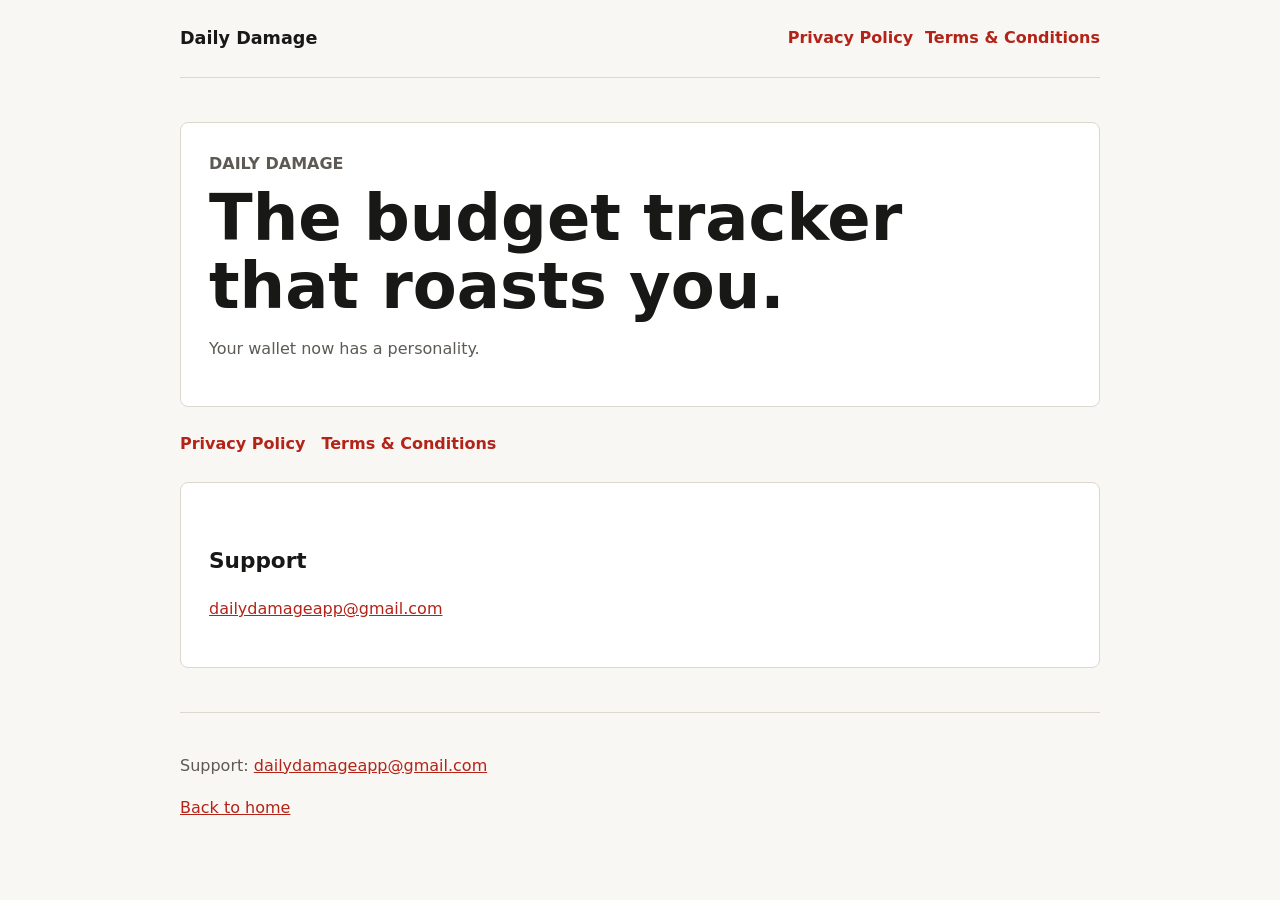
<file: index.html>
<!doctype html>
<html lang="en">
<head>
  <meta charset="utf-8">
  <meta name="viewport" content="width=device-width, initial-scale=1">
  <meta name="color-scheme" content="light dark">
  <title>Legal | Daily Damage</title>
  <link rel="stylesheet" href="styles.css">
</head>
<body>
  <header class="site-header">
    <a class="brand" href="index.html">Daily Damage</a>
    <nav aria-label="Legal navigation">
      <a href="privacy.html">Privacy Policy</a>
      <a href="terms.html">Terms &amp; Conditions</a>
    </nav>
  </header>
  <main class="content">
<section class="hero">
  <p class="eyebrow">Daily Damage</p>
  <h1>The budget tracker that roasts you.</h1>
  <p>Your wallet now has a personality.</p>
</section>
<section class="links" aria-label="Legal documents">
  <a href="privacy.html">Privacy Policy</a>
  <a href="terms.html">Terms &amp; Conditions</a>
</section>
<section class="support">
  <h2>Support</h2>
  <p><a href="mailto:dailydamageapp@gmail.com">dailydamageapp@gmail.com</a></p>
</section>
  </main>
  <footer class="site-footer">
    <p>Support: <a href="mailto:dailydamageapp@gmail.com">dailydamageapp@gmail.com</a></p>
    <p><a href="index.html">Back to home</a></p>
  </footer>
</body>
</html>
</file>
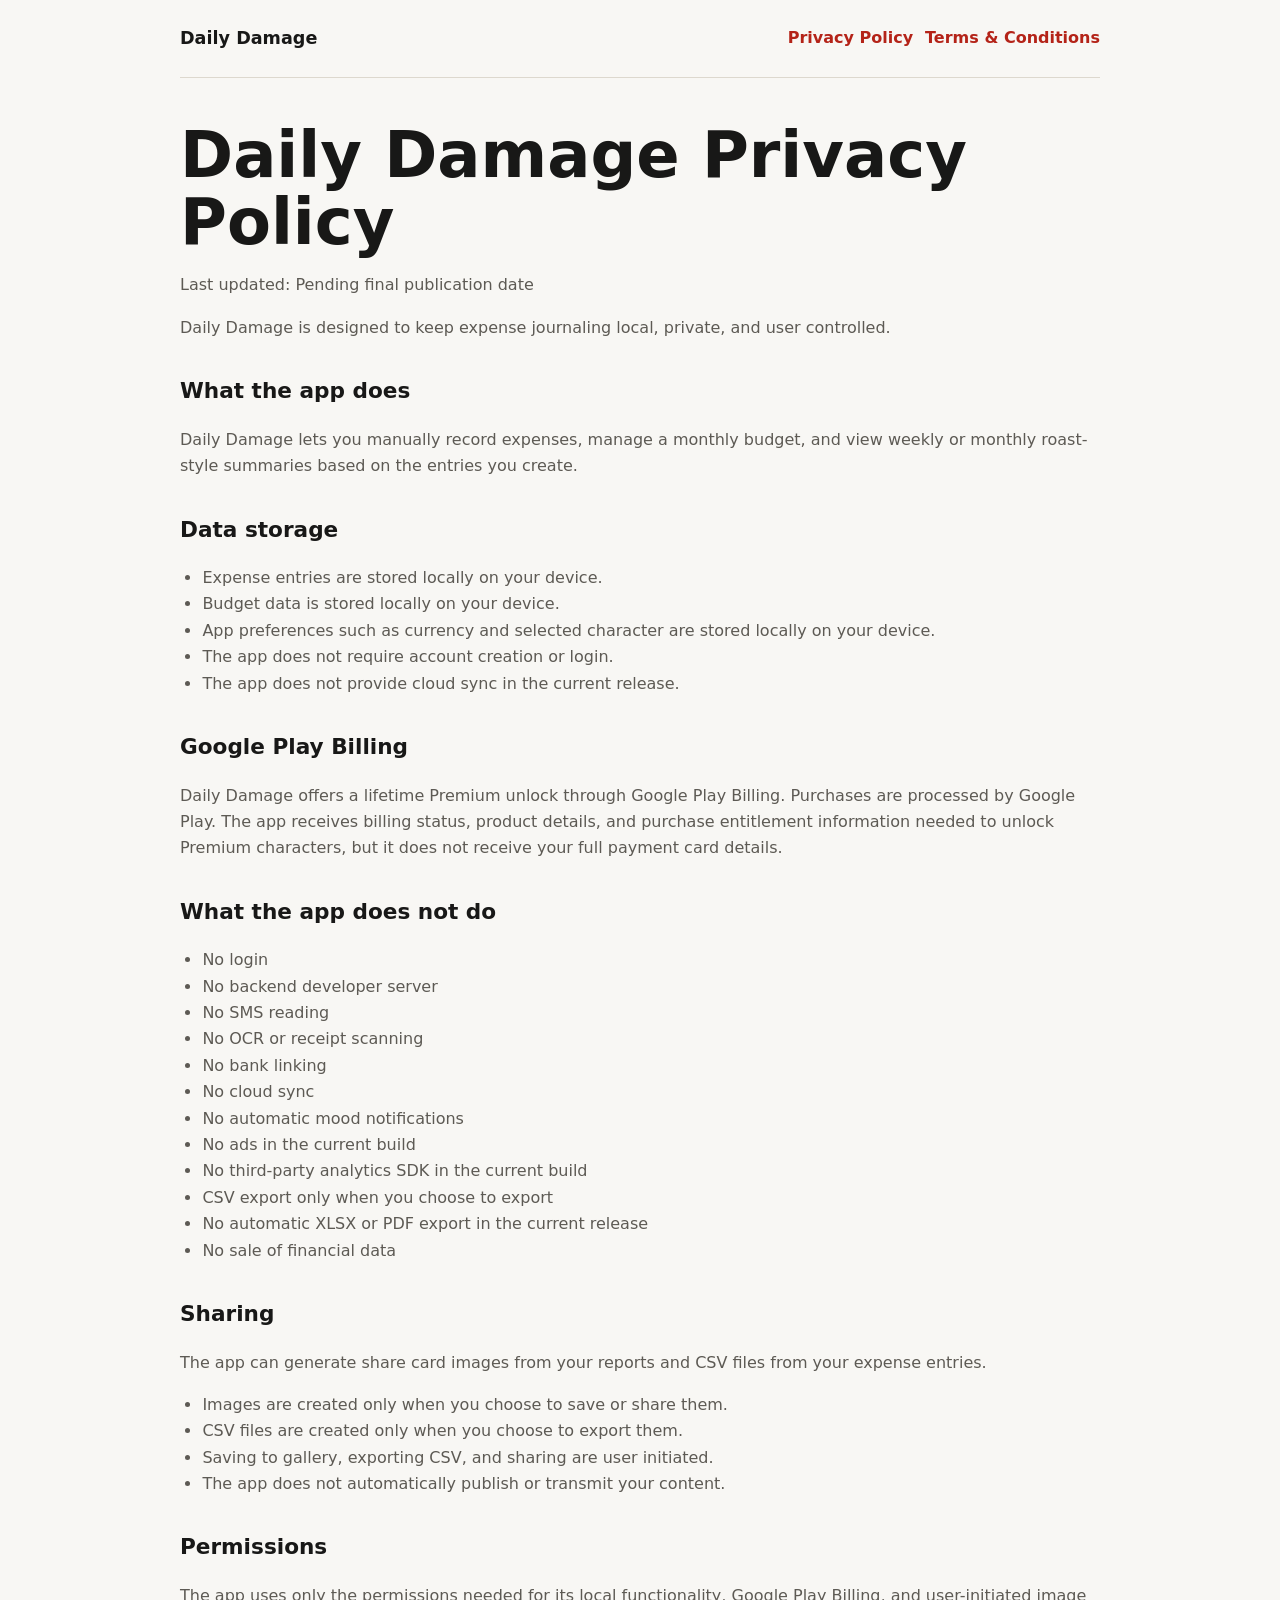
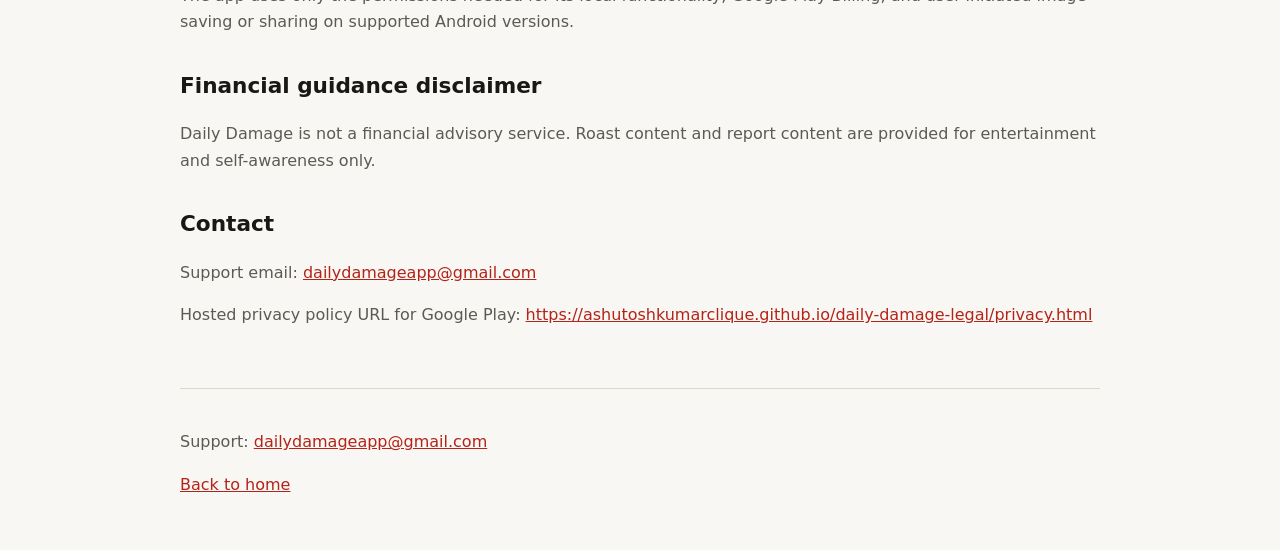
<file: privacy.html>
<!doctype html>
<html lang="en">
<head>
  <meta charset="utf-8">
  <meta name="viewport" content="width=device-width, initial-scale=1">
  <meta name="color-scheme" content="light dark">
  <title>Privacy Policy | Daily Damage</title>
  <link rel="stylesheet" href="styles.css">
</head>
<body>
  <header class="site-header">
    <a class="brand" href="index.html">Daily Damage</a>
    <nav aria-label="Legal navigation">
      <a href="privacy.html">Privacy Policy</a>
      <a href="terms.html">Terms &amp; Conditions</a>
    </nav>
  </header>
  <main class="content">
<h1>Daily Damage Privacy Policy</h1>
<p>Last updated: Pending final publication date</p>
<p>Daily Damage is designed to keep expense journaling local, private, and user controlled.</p>
<h2>What the app does</h2>
<p>Daily Damage lets you manually record expenses, manage a monthly budget, and view weekly or monthly roast-style summaries based on the entries you create.</p>
<h2>Data storage</h2>
<ul>
<li>Expense entries are stored locally on your device.</li>
<li>Budget data is stored locally on your device.</li>
<li>App preferences such as currency and selected character are stored locally on your device.</li>
<li>The app does not require account creation or login.</li>
<li>The app does not provide cloud sync in the current release.</li>
</ul>
<h2>Google Play Billing</h2>
<p>Daily Damage offers a lifetime Premium unlock through Google Play Billing. Purchases are processed by Google Play. The app receives billing status, product details, and purchase entitlement information needed to unlock Premium characters, but it does not receive your full payment card details.</p>
<h2>What the app does not do</h2>
<ul>
<li>No login</li>
<li>No backend developer server</li>
<li>No SMS reading</li>
<li>No OCR or receipt scanning</li>
<li>No bank linking</li>
<li>No cloud sync</li>
<li>No automatic mood notifications</li>
<li>No ads in the current build</li>
<li>No third-party analytics SDK in the current build</li>
<li>CSV export only when you choose to export</li>
<li>No automatic XLSX or PDF export in the current release</li>
<li>No sale of financial data</li>
</ul>
<h2>Sharing</h2>
<p>The app can generate share card images from your reports and CSV files from your expense entries.</p>
<ul>
<li>Images are created only when you choose to save or share them.</li>
<li>CSV files are created only when you choose to export them.</li>
<li>Saving to gallery, exporting CSV, and sharing are user initiated.</li>
<li>The app does not automatically publish or transmit your content.</li>
</ul>
<h2>Permissions</h2>
<p>The app uses only the permissions needed for its local functionality, Google Play Billing, and user-initiated image saving or sharing on supported Android versions.</p>
<h2>Financial guidance disclaimer</h2>
<p>Daily Damage is not a financial advisory service. Roast content and report content are provided for entertainment and self-awareness only.</p>
<h2>Contact</h2>
<p>Support email: <a href="mailto:dailydamageapp@gmail.com">dailydamageapp@gmail.com</a></p>
<p>Hosted privacy policy URL for Google Play: <a href="privacy.html">https://ashutoshkumarclique.github.io/daily-damage-legal/privacy.html</a></p>
  </main>
  <footer class="site-footer">
    <p>Support: <a href="mailto:dailydamageapp@gmail.com">dailydamageapp@gmail.com</a></p>
    <p><a href="index.html">Back to home</a></p>
  </footer>
</body>
</html>
</file>
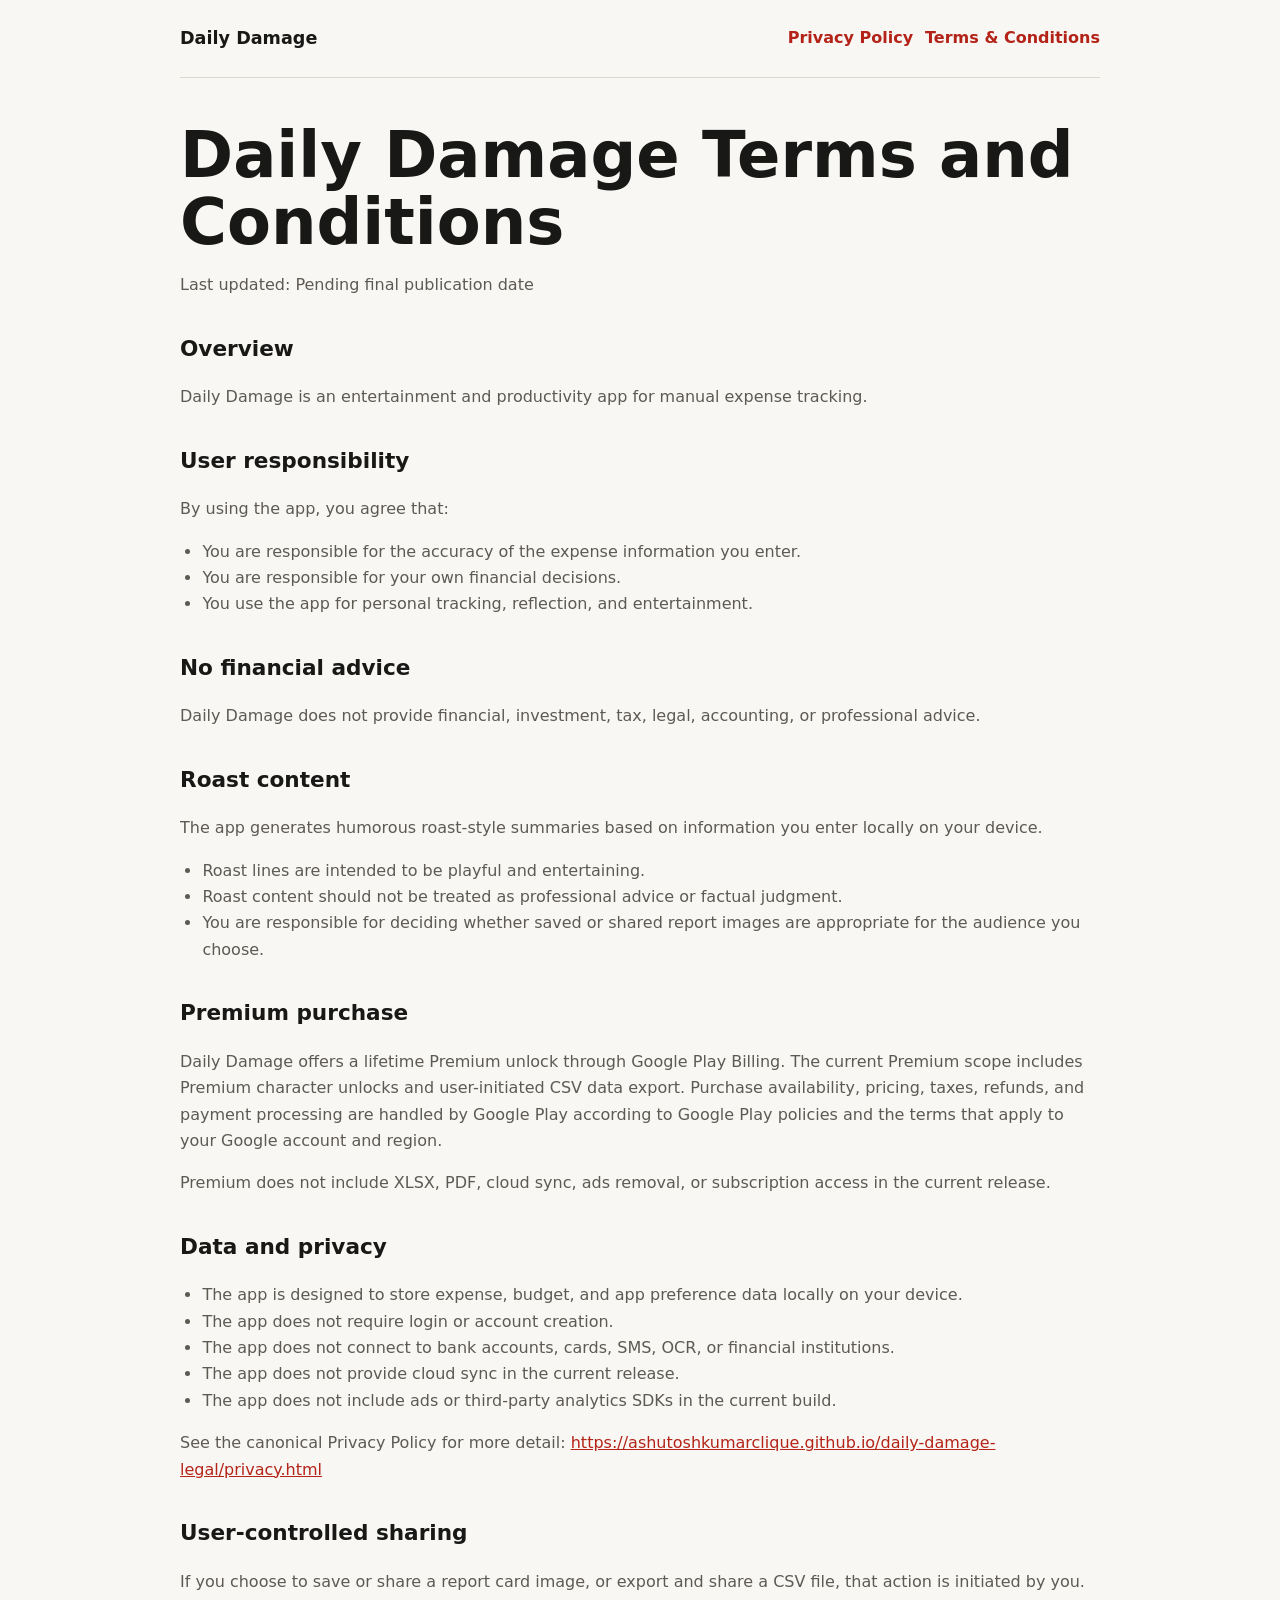
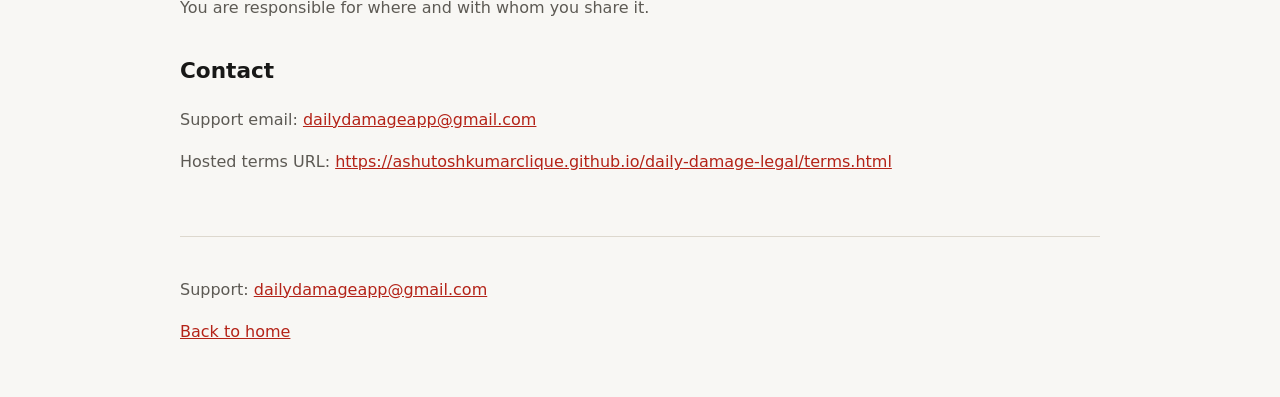
<file: terms.html>
<!doctype html>
<html lang="en">
<head>
  <meta charset="utf-8">
  <meta name="viewport" content="width=device-width, initial-scale=1">
  <meta name="color-scheme" content="light dark">
  <title>Terms and Conditions | Daily Damage</title>
  <link rel="stylesheet" href="styles.css">
</head>
<body>
  <header class="site-header">
    <a class="brand" href="index.html">Daily Damage</a>
    <nav aria-label="Legal navigation">
      <a href="privacy.html">Privacy Policy</a>
      <a href="terms.html">Terms &amp; Conditions</a>
    </nav>
  </header>
  <main class="content">
<h1>Daily Damage Terms and Conditions</h1>
<p>Last updated: Pending final publication date</p>
<h2>Overview</h2>
<p>Daily Damage is an entertainment and productivity app for manual expense tracking.</p>
<h2>User responsibility</h2>
<p>By using the app, you agree that:</p>
<ul>
<li>You are responsible for the accuracy of the expense information you enter.</li>
<li>You are responsible for your own financial decisions.</li>
<li>You use the app for personal tracking, reflection, and entertainment.</li>
</ul>
<h2>No financial advice</h2>
<p>Daily Damage does not provide financial, investment, tax, legal, accounting, or professional advice.</p>
<h2>Roast content</h2>
<p>The app generates humorous roast-style summaries based on information you enter locally on your device.</p>
<ul>
<li>Roast lines are intended to be playful and entertaining.</li>
<li>Roast content should not be treated as professional advice or factual judgment.</li>
<li>You are responsible for deciding whether saved or shared report images are appropriate for the audience you choose.</li>
</ul>
<h2>Premium purchase</h2>
<p>Daily Damage offers a lifetime Premium unlock through Google Play Billing. The current Premium scope includes Premium character unlocks and user-initiated CSV data export. Purchase availability, pricing, taxes, refunds, and payment processing are handled by Google Play according to Google Play policies and the terms that apply to your Google account and region.</p>
<p>Premium does not include XLSX, PDF, cloud sync, ads removal, or subscription access in the current release.</p>
<h2>Data and privacy</h2>
<ul>
<li>The app is designed to store expense, budget, and app preference data locally on your device.</li>
<li>The app does not require login or account creation.</li>
<li>The app does not connect to bank accounts, cards, SMS, OCR, or financial institutions.</li>
<li>The app does not provide cloud sync in the current release.</li>
<li>The app does not include ads or third-party analytics SDKs in the current build.</li>
</ul>
<p>See the canonical Privacy Policy for more detail: <a href="privacy.html">https://ashutoshkumarclique.github.io/daily-damage-legal/privacy.html</a></p>
<h2>User-controlled sharing</h2>
<p>If you choose to save or share a report card image, or export and share a CSV file, that action is initiated by you. You are responsible for where and with whom you share it.</p>
<h2>Contact</h2>
<p>Support email: <a href="mailto:dailydamageapp@gmail.com">dailydamageapp@gmail.com</a></p>
<p>Hosted terms URL: <a href="terms.html">https://ashutoshkumarclique.github.io/daily-damage-legal/terms.html</a></p>
  </main>
  <footer class="site-footer">
    <p>Support: <a href="mailto:dailydamageapp@gmail.com">dailydamageapp@gmail.com</a></p>
    <p><a href="index.html">Back to home</a></p>
  </footer>
</body>
</html>
</file>
<file: styles.css>
:root {
  color-scheme: light dark;
  --bg: #f8f7f4;
  --fg: #181817;
  --muted: #5d5a54;
  --panel: #ffffff;
  --line: #ddd8ce;
  --accent: #b42318;
}

@media (prefers-color-scheme: dark) {
  :root {
    --bg: #121211;
    --fg: #f6f1e8;
    --muted: #c6bfb3;
    --panel: #1d1c1a;
    --line: #3a3630;
    --accent: #ff8a65;
  }
}

* { box-sizing: border-box; }
body {
  margin: 0;
  background: var(--bg);
  color: var(--fg);
  font-family: Inter, ui-sans-serif, system-ui, -apple-system, BlinkMacSystemFont, "Segoe UI", sans-serif;
  line-height: 1.65;
}

.site-header, .site-footer, .content {
  width: min(920px, calc(100% - 32px));
  margin: 0 auto;
}

.site-header {
  display: flex;
  justify-content: space-between;
  gap: 16px;
  align-items: center;
  padding: 24px 0;
  border-bottom: 1px solid var(--line);
}

.brand {
  color: var(--fg);
  font-size: 1.1rem;
  font-weight: 800;
  text-decoration: none;
}

nav {
  display: flex;
  flex-wrap: wrap;
  gap: 12px;
}

a { color: var(--accent); }
nav a, .links a {
  font-weight: 700;
  text-decoration: none;
}

.content {
  padding: 44px 0;
}

.hero, .support {
  background: var(--panel);
  border: 1px solid var(--line);
  border-radius: 8px;
  padding: 28px;
}

.eyebrow {
  color: var(--muted);
  font-weight: 800;
  margin: 0 0 8px;
  text-transform: uppercase;
  letter-spacing: 0;
}

h1 {
  font-size: clamp(2rem, 6vw, 4rem);
  line-height: 1.05;
  margin: 0 0 16px;
}

h2 {
  font-size: 1.35rem;
  margin-top: 32px;
}

p, li { color: var(--muted); }
ul { padding-left: 1.4rem; }
.links {
  display: flex;
  flex-wrap: wrap;
  gap: 16px;
  margin: 24px 0;
}
.site-footer {
  border-top: 1px solid var(--line);
  padding: 24px 0 36px;
}

@media (max-width: 640px) {
  .site-header { align-items: flex-start; flex-direction: column; }
  .content { padding: 28px 0; }
  .hero, .support { padding: 20px; }
}
</file>
